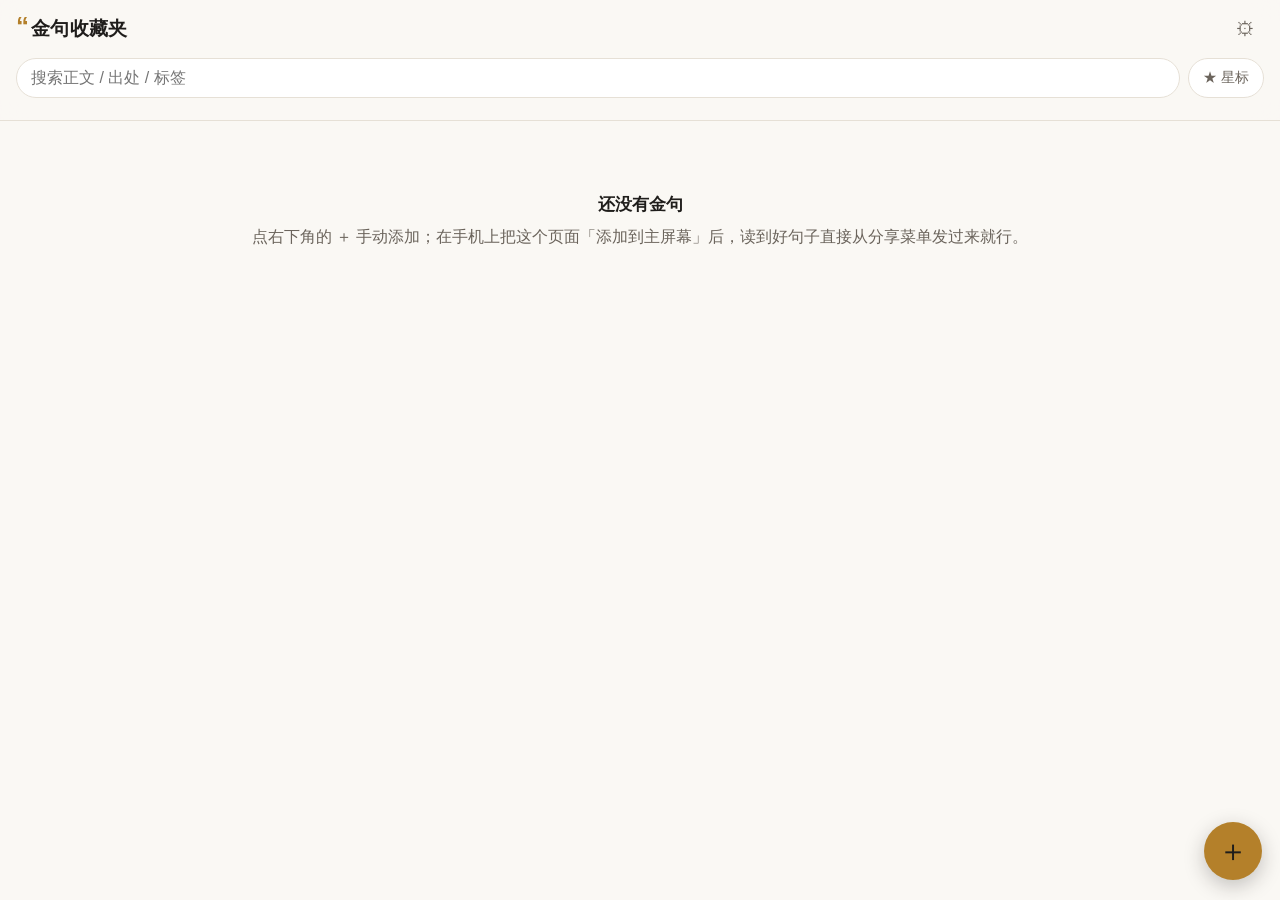
<file: quotes/index.html>
<!doctype html>
<html lang="zh-CN">
<head>
<meta charset="utf-8">
<meta name="viewport" content="width=device-width, initial-scale=1, viewport-fit=cover">
<title>金句收藏夹</title>
<meta name="description" content="随手保存读到的好句子，手机上一键添加，离线可用。">
<meta name="theme-color" content="#1f1d1b">
<link rel="manifest" href="./manifest.webmanifest">
<link rel="icon" href="./icons/favicon-32.png" sizes="32x32">
<link rel="apple-touch-icon" href="./icons/apple-touch-icon.png">
<meta name="apple-mobile-web-app-capable" content="yes">
<meta name="apple-mobile-web-app-title" content="金句">
<link rel="stylesheet" href="./assets/styles.css">
</head>
<body>

<header class="topbar">
  <div class="topbar-row">
    <h1 class="brand"><span class="brand-mark">&ldquo;</span>金句收藏夹</h1>
    <button class="icon-btn" id="btn-settings" type="button" aria-label="设置与导出">&#9881;</button>
  </div>
  <div class="search-row">
    <input id="search" class="search" type="search" placeholder="搜索正文 / 出处 / 标签" autocomplete="off" enterkeyhint="search">
    <button class="chip chip-toggle" id="btn-only-star" type="button" aria-pressed="false">★ 星标</button>
  </div>
  <div class="tagbar" id="tagbar" hidden></div>
</header>

<main id="list" class="list" aria-live="polite"></main>

<p class="count" id="count"></p>

<button class="fab" id="btn-add" type="button" aria-label="添加金句">＋</button>

<!-- 添加 / 编辑 -->
<div class="sheet-backdrop" id="sheet" hidden>
  <form class="sheet" id="form" autocomplete="off">
    <div class="sheet-handle"></div>
    <h2 class="sheet-title" id="sheet-title">添加金句</h2>
    <label class="field">
      <span class="label">正文</span>
      <textarea id="f-text" rows="5" required placeholder="把打动你的那句话粘在这里"></textarea>
    </label>
    <div class="field-row">
      <label class="field">
        <span class="label">出处</span>
        <input id="f-source" type="text" placeholder="书名 / 文章">
      </label>
      <label class="field">
        <span class="label">作者</span>
        <input id="f-author" type="text" placeholder="谁说的">
      </label>
    </div>
    <label class="field">
      <span class="label">标签<em>（逗号或空格分隔）</em></span>
      <input id="f-tags" type="text" placeholder="写作, 人生">
    </label>
    <label class="field">
      <span class="label">链接</span>
      <input id="f-url" type="url" inputmode="url" placeholder="https://">
    </label>
    <label class="field">
      <span class="label">想法</span>
      <textarea id="f-note" rows="2" placeholder="当时想到了什么"></textarea>
    </label>
    <div class="sheet-actions">
      <button type="button" class="btn btn-ghost" id="btn-cancel">取消</button>
      <button type="button" class="btn btn-danger" id="btn-delete" hidden>删除</button>
      <button type="submit" class="btn btn-primary">保存</button>
    </div>
  </form>
</div>

<!-- 设置 -->
<div class="sheet-backdrop" id="settings" hidden>
  <div class="sheet">
    <div class="sheet-handle"></div>
    <h2 class="sheet-title">设置与备份</h2>

    <label class="switch">
      <input type="checkbox" id="opt-autosave">
      <span><strong>分享进来就自动保存</strong><em>关掉的话，分享后会先弹出编辑框</em></span>
    </label>

    <h3 class="sheet-sub">一键添加</h3>
    <p class="hint">把下面这段拷进 iOS 快捷指令的「打开 URL」，或存成浏览器书签，选中文字后点一下就存进来。</p>
    <textarea class="code" id="bookmarklet" rows="3" readonly></textarea>
    <button class="btn btn-block" type="button" id="btn-copy-bm">复制</button>
    <p class="hint">你的快捷添加地址：<code id="quickurl"></code></p>

    <h3 class="sheet-sub">备份</h3>
    <div class="sheet-actions sheet-actions-wrap">
      <button class="btn" type="button" id="btn-export-json">导出 JSON</button>
      <button class="btn" type="button" id="btn-export-md">导出 Markdown</button>
      <button class="btn" type="button" id="btn-import">导入 JSON</button>
    </div>
    <input type="file" id="file-import" accept="application/json,.json" hidden>
    <p class="hint">句子只存在这台设备的浏览器里，不会上传。换手机前记得导出一份。</p>

    <div class="sheet-actions">
      <button type="button" class="btn btn-ghost btn-block" id="btn-close-settings">关闭</button>
    </div>
  </div>
</div>

<div class="toast" id="toast" hidden>
  <span id="toast-text"></span>
  <button type="button" class="toast-btn" id="toast-action" hidden></button>
</div>

<script src="./assets/app.js"></script>
</body>
</html>
</file>
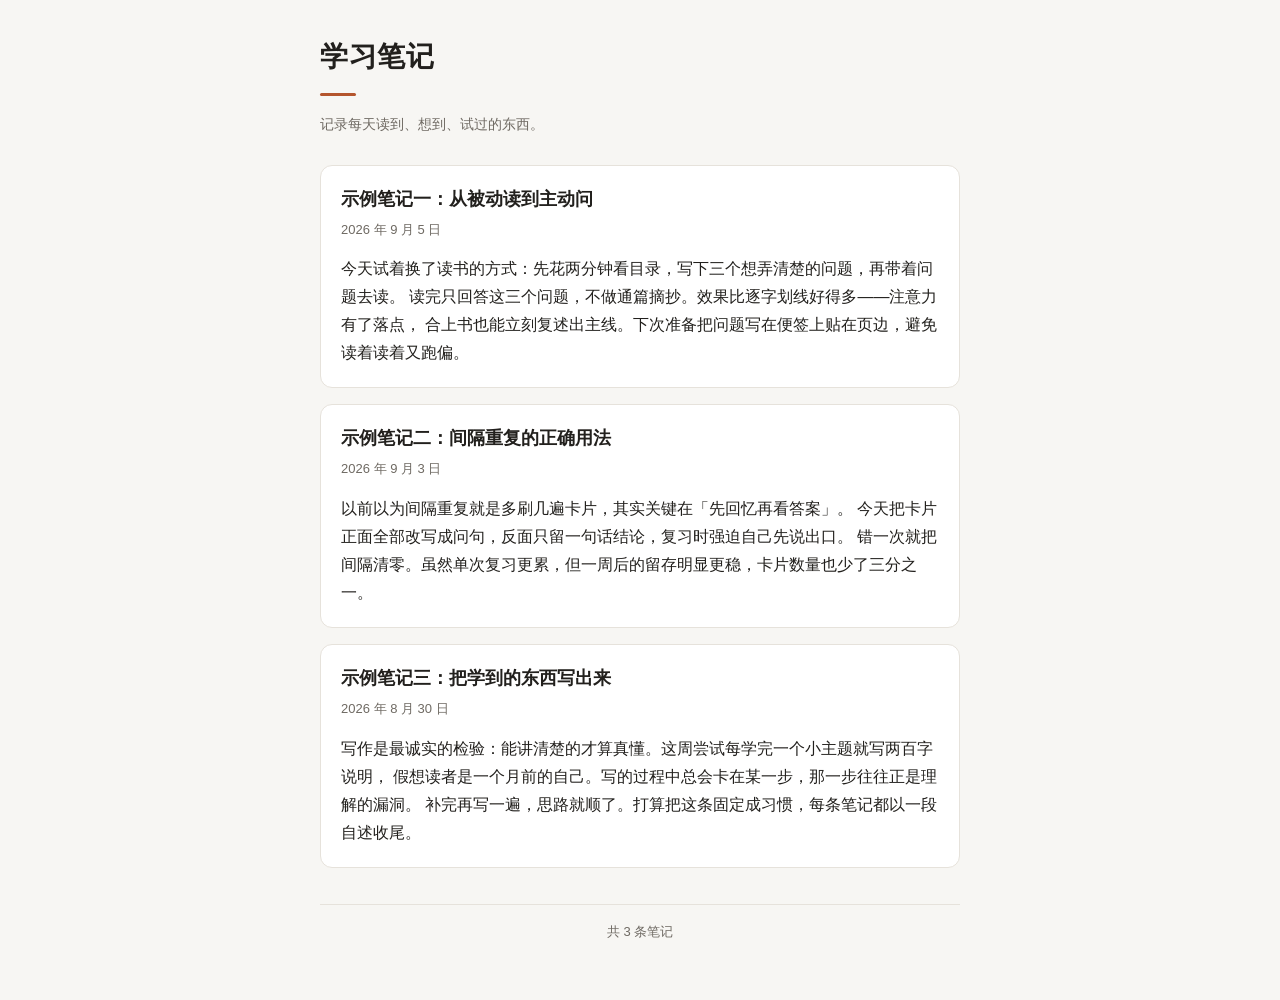
<file: study-notes/index.html>
<!doctype html>
<html lang="zh-CN">
<head>
<meta charset="utf-8">
<meta name="viewport" content="width=device-width, initial-scale=1">
<title>学习笔记</title>
<meta name="description" content="按时间竖排的学习笔记。">
<style>
  :root{
    --bg:#f7f6f3;
    --card:#ffffff;
    --text:#22201d;
    --muted:#6f6a63;
    --line:#e6e2db;
    --accent:#b4552d;
  }
  @media (prefers-color-scheme: dark){
    :root{
      --bg:#1b1a18;
      --card:#242220;
      --text:#eceae6;
      --muted:#a19b93;
      --line:#332f2c;
      --accent:#e0885f;
    }
  }

  *,*::before,*::after{ box-sizing:border-box; }

  body{
    margin:0;
    padding:0;
    background:var(--bg);
    color:var(--text);
    font:16px/1.75 -apple-system, BlinkMacSystemFont, "PingFang SC",
         "Hiragino Sans GB", "Microsoft YaHei", "Noto Sans SC", sans-serif;
    -webkit-text-size-adjust:100%;
  }

  .wrap{
    width:100%;
    max-width:680px;
    margin:0 auto;
    padding:32px 20px 56px;
  }

  .site-title{
    margin:0 0 4px;
    font-size:28px;
    font-weight:700;
    letter-spacing:.02em;
  }
  .site-title::after{
    content:"";
    display:block;
    width:36px;
    height:3px;
    margin-top:12px;
    border-radius:2px;
    background:var(--accent);
  }
  .site-sub{
    margin:16px 0 28px;
    color:var(--muted);
    font-size:14px;
  }

  .notes{
    display:flex;
    flex-direction:column;
    gap:16px;
  }

  .note{
    background:var(--card);
    border:1px solid var(--line);
    border-radius:12px;
    padding:20px;
  }

  .note-title{
    margin:0;
    font-size:18px;
    font-weight:600;
    line-height:1.5;
  }

  .note-date{
    display:block;
    margin-top:6px;
    color:var(--muted);
    font-size:13px;
    font-variant-numeric:tabular-nums;
  }

  .note-body{
    margin:14px 0 0;
    color:var(--text);
    overflow-wrap:break-word;
  }

  .foot{
    margin:36px 0 0;
    padding-top:16px;
    border-top:1px solid var(--line);
    color:var(--muted);
    font-size:13px;
    text-align:center;
  }

  @media (max-width:480px){
    .wrap{ padding:24px 16px 40px; }
    .site-title{ font-size:24px; }
    .note{ padding:16px; border-radius:10px; }
    .note-title{ font-size:17px; }
    body{ font-size:15px; }
  }
</style>
</head>
<body>

<div class="wrap">

  <header>
    <h1 class="site-title">学习笔记</h1>
    <p class="site-sub">记录每天读到、想到、试过的东西。</p>
  </header>

  <main class="notes">

    <article class="note">
      <h2 class="note-title">示例笔记一：从被动读到主动问</h2>
      <time class="note-date" datetime="2026-09-05">2026 年 9 月 5 日</time>
      <p class="note-body">
        今天试着换了读书的方式：先花两分钟看目录，写下三个想弄清楚的问题，再带着问题去读。
        读完只回答这三个问题，不做通篇摘抄。效果比逐字划线好得多——注意力有了落点，
        合上书也能立刻复述出主线。下次准备把问题写在便签上贴在页边，避免读着读着又跑偏。
      </p>
    </article>

    <article class="note">
      <h2 class="note-title">示例笔记二：间隔重复的正确用法</h2>
      <time class="note-date" datetime="2026-09-03">2026 年 9 月 3 日</time>
      <p class="note-body">
        以前以为间隔重复就是多刷几遍卡片，其实关键在「先回忆再看答案」。
        今天把卡片正面全部改写成问句，反面只留一句话结论，复习时强迫自己先说出口。
        错一次就把间隔清零。虽然单次复习更累，但一周后的留存明显更稳，卡片数量也少了三分之一。
      </p>
    </article>

    <article class="note">
      <h2 class="note-title">示例笔记三：把学到的东西写出来</h2>
      <time class="note-date" datetime="2026-08-30">2026 年 8 月 30 日</time>
      <p class="note-body">
        写作是最诚实的检验：能讲清楚的才算真懂。这周尝试每学完一个小主题就写两百字说明，
        假想读者是一个月前的自己。写的过程中总会卡在某一步，那一步往往正是理解的漏洞。
        补完再写一遍，思路就顺了。打算把这条固定成习惯，每条笔记都以一段自述收尾。
      </p>
    </article>

  </main>

  <p class="foot">共 3 条笔记</p>

</div>

</body>
</html>
</file>
<file: quotes/assets/styles.css>
:root {
  --bg: #faf8f4;
  --card: #ffffff;
  --ink: #1f1d1b;
  --ink-soft: #6b645c;
  --line: #e6e0d6;
  --gold: #b4802a;
  --gold-soft: #f2e6cf;
  --danger: #b3402f;
  --shadow: 0 1px 2px rgba(31, 29, 27, .06), 0 8px 24px rgba(31, 29, 27, .06);
  --radius: 14px;
  --safe-b: env(safe-area-inset-bottom, 0px);
}

@media (prefers-color-scheme: dark) {
  :root {
    --bg: #171614;
    --card: #232120;
    --ink: #f0ece5;
    --ink-soft: #a29a90;
    --line: #35322f;
    --gold: #e8b04b;
    --gold-soft: #3a3024;
    --danger: #e0705c;
    --shadow: 0 1px 2px rgba(0, 0, 0, .3), 0 8px 24px rgba(0, 0, 0, .28);
  }
}

* { box-sizing: border-box; }

body {
  margin: 0;
  padding: 0 0 calc(96px + var(--safe-b));
  background: var(--bg);
  color: var(--ink);
  font: 16px/1.6 -apple-system, BlinkMacSystemFont, "PingFang SC", "Noto Sans CJK SC",
        "Microsoft YaHei", "Segoe UI", Roboto, sans-serif;
  -webkit-text-size-adjust: 100%;
}

/* ---------- 顶栏 ---------- */
.topbar {
  position: sticky;
  top: 0;
  z-index: 20;
  padding: max(10px, env(safe-area-inset-top)) 16px 10px;
  background: color-mix(in srgb, var(--bg) 88%, transparent);
  backdrop-filter: saturate(160%) blur(12px);
  border-bottom: 1px solid var(--line);
}

.topbar-row { display: flex; align-items: center; justify-content: space-between; gap: 8px; }

.brand { margin: 0; font-size: 19px; font-weight: 650; letter-spacing: .01em; }
.brand-mark { color: var(--gold); font-size: 26px; line-height: 0; margin-right: 2px; }

.icon-btn {
  width: 38px; height: 38px;
  border: 0; border-radius: 50%;
  background: transparent; color: var(--ink-soft);
  font-size: 19px; cursor: pointer;
}
.icon-btn:active { background: var(--gold-soft); }

.search-row { display: flex; gap: 8px; margin-top: 10px; }

.search {
  flex: 1; min-width: 0;
  padding: 10px 14px;
  border: 1px solid var(--line); border-radius: 999px;
  background: var(--card); color: var(--ink);
  font-size: 16px;
}
.search:focus { outline: 2px solid var(--gold); outline-offset: -1px; }

.chip {
  flex: none;
  padding: 8px 14px;
  border: 1px solid var(--line); border-radius: 999px;
  background: var(--card); color: var(--ink-soft);
  font-size: 14px; white-space: nowrap; cursor: pointer;
}
.chip[aria-pressed="true"], .chip.is-on {
  background: var(--gold-soft); border-color: var(--gold); color: var(--gold);
  font-weight: 600;
}

.tagbar {
  display: flex; gap: 6px;
  margin-top: 10px; padding-bottom: 2px;
  overflow-x: auto; scrollbar-width: none;
}
.tagbar::-webkit-scrollbar { display: none; }

/* ---------- 列表 ---------- */
.list { padding: 14px 16px 0; display: grid; gap: 12px; }

.card {
  position: relative;
  padding: 16px 16px 12px;
  background: var(--card);
  border: 1px solid var(--line); border-radius: var(--radius);
  box-shadow: var(--shadow);
}
.card-text {
  margin: 0;
  font-size: 17px; line-height: 1.75;
  white-space: pre-wrap; word-break: break-word;
}
.card-meta {
  margin: 10px 0 0;
  color: var(--ink-soft); font-size: 13px;
}
.card-meta a { color: inherit; }
.card-note {
  margin: 8px 0 0; padding-left: 10px;
  border-left: 2px solid var(--gold-soft);
  color: var(--ink-soft); font-size: 14px;
  white-space: pre-wrap; word-break: break-word;
}
.card-tags { display: flex; flex-wrap: wrap; gap: 6px; margin-top: 10px; }
.tag {
  padding: 2px 9px;
  border: 1px solid var(--line); border-radius: 999px;
  background: transparent; color: var(--ink-soft);
  font-size: 12px; cursor: pointer;
}
.card-bar {
  display: flex; gap: 4px; justify-content: flex-end;
  margin-top: 6px; padding-top: 6px;
  border-top: 1px solid var(--line);
}
.card-btn {
  border: 0; border-radius: 8px;
  padding: 6px 10px;
  background: transparent; color: var(--ink-soft);
  font-size: 13px; cursor: pointer;
}
.card-btn:active { background: var(--gold-soft); }
.card-btn.is-star { color: var(--gold); }

.empty { padding: 56px 24px; text-align: center; color: var(--ink-soft); }
.empty strong { display: block; margin-bottom: 6px; color: var(--ink); font-size: 17px; }

.count { margin: 18px 16px 0; text-align: center; color: var(--ink-soft); font-size: 13px; }

/* ---------- 悬浮按钮 ---------- */
.fab {
  position: fixed; right: 18px; bottom: calc(20px + var(--safe-b));
  z-index: 25;
  width: 58px; height: 58px;
  border: 0; border-radius: 50%;
  background: var(--gold); color: #1f1d1b;
  font-size: 30px; line-height: 1;
  box-shadow: 0 6px 20px rgba(31, 29, 27, .25);
  cursor: pointer;
}
.fab:active { transform: scale(.94); }

/* ---------- 抽屉 ---------- */
.sheet-backdrop {
  position: fixed; inset: 0; z-index: 40;
  display: flex; align-items: flex-end; justify-content: center;
  background: rgba(20, 18, 16, .45);
  overscroll-behavior: contain;
}
.sheet-backdrop[hidden] { display: none; }

.sheet {
  width: min(560px, 100%);
  max-height: 92vh; overflow-y: auto;
  padding: 8px 18px calc(20px + var(--safe-b));
  background: var(--bg);
  border-radius: 18px 18px 0 0;
  animation: rise .18s ease-out;
}
@keyframes rise { from { transform: translateY(18px); opacity: .6; } }
@media (prefers-reduced-motion: reduce) { .sheet { animation: none; } }

.sheet-handle {
  width: 38px; height: 4px; margin: 6px auto 12px;
  border-radius: 2px; background: var(--line);
}
.sheet-title { margin: 0 0 14px; font-size: 17px; }
.sheet-sub { margin: 22px 0 8px; font-size: 15px; }

.field { display: block; margin-bottom: 12px; }
.field-row { display: flex; gap: 10px; }
.field-row .field { flex: 1; min-width: 0; }

.label { display: block; margin-bottom: 5px; color: var(--ink-soft); font-size: 13px; }
.label em { font-style: normal; opacity: .75; }

input[type="text"], input[type="url"], textarea, .code {
  width: 100%;
  padding: 10px 12px;
  border: 1px solid var(--line); border-radius: 10px;
  background: var(--card); color: var(--ink);
  font: inherit; font-size: 16px;
  resize: vertical;
}
textarea { line-height: 1.6; }
input:focus, textarea:focus { outline: 2px solid var(--gold); outline-offset: -1px; }

.code { font-family: ui-monospace, SFMono-Regular, Menlo, monospace; font-size: 12px; }

.sheet-actions { display: flex; gap: 10px; margin-top: 16px; }
.sheet-actions-wrap { flex-wrap: wrap; }

.btn {
  flex: 1;
  padding: 12px 14px;
  border: 1px solid var(--line); border-radius: 12px;
  background: var(--card); color: var(--ink);
  font: inherit; font-size: 15px; cursor: pointer;
}
.btn:active { transform: scale(.98); }
.btn-primary { background: var(--gold); border-color: var(--gold); color: #1f1d1b; font-weight: 650; }
.btn-ghost { color: var(--ink-soft); }
.btn-danger { color: var(--danger); }
.btn-block { flex: 1 0 100%; }

.switch { display: flex; gap: 12px; align-items: flex-start; margin: 4px 0 6px; cursor: pointer; }
.switch input { width: 20px; height: 20px; margin-top: 2px; accent-color: var(--gold); }
.switch em { display: block; font-style: normal; color: var(--ink-soft); font-size: 13px; }

.hint { margin: 8px 0; color: var(--ink-soft); font-size: 13px; }
.hint code { word-break: break-all; }

/* ---------- 提示条 ---------- */
.toast {
  position: fixed; left: 50%; bottom: calc(24px + var(--safe-b));
  z-index: 60;
  display: flex; align-items: center; gap: 12px;
  max-width: calc(100% - 32px);
  padding: 11px 14px;
  transform: translateX(-50%);
  border-radius: 12px;
  background: var(--ink); color: var(--bg);
  font-size: 14px;
  box-shadow: var(--shadow);
}
.toast[hidden] { display: none; }
.toast-btn {
  border: 0; border-radius: 8px;
  padding: 4px 10px;
  background: transparent; color: var(--gold);
  font: inherit; font-weight: 650; cursor: pointer;
}
</file>
